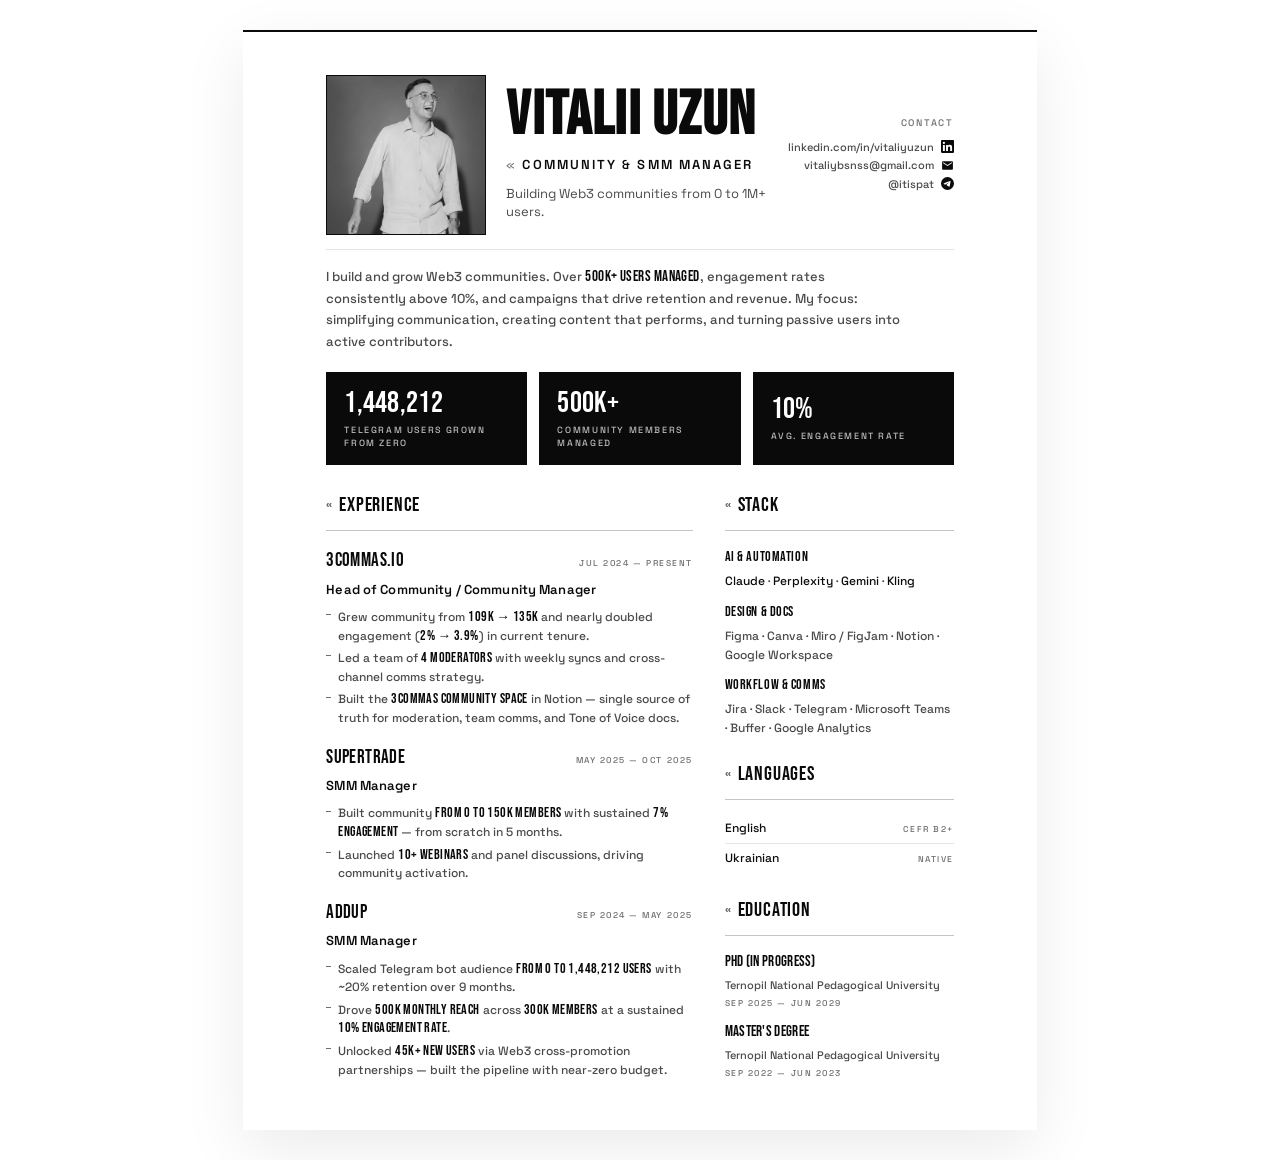
<file: cv.html>
<!DOCTYPE html>
<html lang="en">
<head>
  <meta charset="UTF-8">
  <title>Vitalii Uzun — CV</title>
  <meta name="viewport" content="width=device-width, initial-scale=1">
  <style>
    @font-face {
      font-family: 'Bebas Neue';
      src: url('assets/fonts/BebasNeue-Regular.ttf') format('truetype');
      font-weight: 400;
      font-style: normal;
      font-display: block;
    }

    @font-face {
      font-family: 'Space Grotesk';
      src: url('assets/fonts/SpaceGrotesk.ttf') format('truetype-variations'),
           url('assets/fonts/SpaceGrotesk.ttf') format('truetype');
      font-weight: 100 900;
      font-style: normal;
      font-display: block;
    }

    :root {
      --bg: #fff;
      --text: #0a0a0a;
      --text-sub: #4a4a4a;
      --text-muted: #6e6e6e;
      --border: #e5e5e5;
      --border-mid: #c4c4c4;
      --accent: #0a0a0a;
      --font-display: 'Bebas Neue', 'Impact', sans-serif;
      --font-body: 'Space Grotesk', -apple-system, BlinkMacSystemFont, 'Segoe UI', sans-serif;
      --tracking-label: 0.18em;
    }

    * { box-sizing: border-box; margin: 0; padding: 0; }

    html, body {
      background: var(--bg);
      color: var(--text);
      font-family: var(--font-body);
      font-size: 12px;
      font-weight: 500;
      line-height: 1.65;
      -webkit-font-smoothing: antialiased;
      text-rendering: optimizeLegibility;
    }

    .page {
      width: 210mm;
      margin: 0 auto;
      padding: 12mm 22mm 8mm;
      background: var(--bg);
      position: relative;
    }

    /* Hairline border top like nav on site */
    .page::before {
      content: '';
      position: absolute;
      top: 0;
      left: 0;
      right: 0;
      height: 2px;
      background: var(--text);
    }

    /* ── Header ─────────────────────────── */
    .header {
      display: grid;
      grid-template-columns: auto 1fr auto;
      gap: 20px;
      align-items: center;
      padding-bottom: 14px;
      border-bottom: 1px solid var(--border);
      margin-bottom: 16px;
    }

    .photo {
      width: 160px;
      height: 160px;
      border-radius: 0;
      overflow: hidden;
      border: 1px solid var(--text);
      flex-shrink: 0;
    }

    .photo img {
      width: 100%;
      height: 100%;
      object-fit: cover;
      filter: grayscale(100%);
      display: block;
    }

    .header-id {
      min-width: 0;
    }

    .name {
      font-family: var(--font-display);
      font-size: 62px;
      line-height: 0.88;
      letter-spacing: 0.02em;
    }

    .subtitle {
      font-size: 13px;
      color: var(--text);
      letter-spacing: 0.16em;
      text-transform: uppercase;
      margin-top: 10px;
      font-weight: 600;
      white-space: nowrap;
    }

    .subtitle::before {
      content: '« ';
      color: var(--text-muted);
      font-weight: 400;
    }

    .tagline {
      font-family: var(--font-body);
      font-size: 13px;
      color: var(--text-sub);
      margin-top: 10px;
      line-height: 1.4;
      max-width: 440px;
      font-weight: 400;
    }

    .contact {
      font-size: 11px;
      line-height: 1.5;
    }

    .contact-label {
      font-size: 9.5px;
      color: var(--text-muted);
      letter-spacing: var(--tracking-label);
      text-transform: uppercase;
      margin-bottom: 8px;
      text-align: right;
    }

    .contact-item {
      display: flex;
      align-items: center;
      justify-content: flex-end;
      gap: 7px;
      color: var(--text-sub);
      margin-bottom: 2px;
    }

    .contact-item svg {
      width: 13px;
      height: 13px;
      color: var(--text);
      flex-shrink: 0;
    }

    /* ── Profile + stats ────────────────── */
    .profile {
      font-size: 13px;
      color: var(--text-sub);
      line-height: 1.65;
      margin-bottom: 20px;
      max-width: 92%;
    }

    .stat-row {
      display: grid;
      grid-template-columns: repeat(3, 1fr);
      gap: 12px;
      margin-bottom: 24px;
    }

    .stat {
      background: var(--text);
      color: #fff;
      padding: 16px 18px;
      display: flex;
      flex-direction: column;
      justify-content: center;
      min-height: 76px;
    }

    .stat-num {
      font-family: var(--font-display);
      font-size: 30px;
      line-height: 1;
      letter-spacing: 0.01em;
      color: #fff;
    }

    .stat-label {
      font-size: 9px;
      letter-spacing: var(--tracking-label);
      text-transform: uppercase;
      color: rgba(255, 255, 255, 0.72);
      margin-top: 6px;
      line-height: 1.4;
    }

    /* ── Two-col grid ────────────────────── */
    .grid {
      display: grid;
      grid-template-columns: 1.6fr 1fr;
      gap: 32px;
    }

    .section {
      margin-bottom: 20px;
    }

    .section-label {
      font-family: var(--font-display);
      font-size: 20px;
      font-weight: 400;
      letter-spacing: 0.04em;
      text-transform: uppercase;
      color: var(--text);
      padding-bottom: 8px;
      margin-bottom: 14px;
      border-bottom: 1px solid var(--border-mid);
      display: flex;
      align-items: baseline;
      gap: 6px;
    }

    .section-label::before {
      content: '«';
      color: var(--text-muted);
      font-size: 0.9em;
    }

    /* ── Experience ───────────────────── */
    .job {
      margin-bottom: 14px;
      page-break-inside: avoid;
    }

    .job-head {
      display: flex;
      justify-content: space-between;
      align-items: baseline;
      margin-bottom: 2px;
    }

    .job-company {
      font-family: var(--font-display);
      font-size: 19px;
      letter-spacing: 0.02em;
      color: var(--accent);
    }

    .job-period {
      font-size: 8.5px;
      letter-spacing: var(--tracking-label);
      text-transform: uppercase;
      color: var(--text-muted);
    }

    .job-role {
      font-size: 13px;
      color: var(--text);
      font-weight: 600;
      margin-bottom: 8px;
      letter-spacing: 0.01em;
    }

    .job ul {
      list-style: none;
      padding: 0;
    }

    .job li {
      font-size: 12px;
      color: var(--text-sub);
      margin-bottom: 4px;
      padding-left: 12px;
      position: relative;
      line-height: 1.55;
    }

    .job li::before {
      content: '';
      position: absolute;
      left: 0;
      top: 0.52em;
      width: 5px;
      height: 1px;
      background: var(--text-muted);
    }

    .job li strong,
    .profile strong {
      color: var(--accent);
      font-family: var(--font-display);
      font-weight: 400;
      font-size: 1.14em;
      letter-spacing: 0.03em;
      line-height: 1;
      vertical-align: baseline;
    }

    /* ── Side col blocks ─────────────────── */
    .edu-item { margin-bottom: 10px; }

    .edu-title {
      font-family: var(--font-display);
      font-size: 15px;
      letter-spacing: 0.02em;
    }

    .edu-org {
      font-size: 11px;
      color: var(--text-sub);
      margin-top: 1px;
    }

    .edu-period {
      font-size: 8.5px;
      letter-spacing: var(--tracking-label);
      text-transform: uppercase;
      color: var(--text-muted);
      margin-top: 2px;
    }

    .lang-row {
      display: flex;
      justify-content: space-between;
      align-items: baseline;
      font-size: 12px;
      padding: 5px 0;
      border-bottom: 1px solid var(--border);
    }

    .lang-row:last-child { border-bottom: none; }

    .lang-name { color: var(--text); }

    .lang-level {
      font-size: 8.5px;
      color: var(--text-muted);
      letter-spacing: var(--tracking-label);
      text-transform: uppercase;
    }

    .stack-group { margin-bottom: 9px; }

    .stack-group-label {
      font-family: var(--font-display);
      font-size: 14px;
      font-weight: 400;
      letter-spacing: 0.04em;
      text-transform: uppercase;
      color: var(--text);
      margin-bottom: 4px;
    }

    .stack-items {
      font-size: 12px;
      color: var(--text-sub);
      line-height: 1.55;
    }

    .stack-items span {
      display: inline-block;
      color: var(--text);
    }

    /* ── Footer marquee-like strip ──────── */
    .footer-strip {
      margin-top: 22px;
      padding-top: 10px;
      border-top: 1px solid var(--border);
      font-size: 8px;
      letter-spacing: var(--tracking-label);
      text-transform: uppercase;
      color: var(--text-muted);
      text-align: center;
    }

    .footer-strip span {
      color: var(--text-sub);
      margin: 0 6px;
    }

    /* ── Print ───────────────────────────── */
    @page {
      size: A4;
      margin: 0;
    }

    @media print {
      html, body { background: var(--bg); }
      .page {
        box-shadow: none;
        margin: 0;
        width: 210mm;
        page-break-after: avoid;
        page-break-inside: avoid;
      }
      * {
        -webkit-print-color-adjust: exact;
        print-color-adjust: exact;
      }
    }

    @media screen {
      body {
        padding: 30px 0;
      }
      .page {
        box-shadow: 0 20px 60px rgba(0,0,0,0.08);
      }
    }

    @media print {
      body { padding: 0 !important; margin: 0 !important; }
    }
  </style>
</head>
<body>

  <div class="page">

    <header class="header">
      <div class="photo">
        <img src="assets/photo.jpg" alt="Vitalii Uzun" />
      </div>
      <div class="header-id">
        <h1 class="name">VITALII UZUN</h1>
        <div class="subtitle">Community &amp; SMM Manager</div>
        <p class="tagline">Building Web3 communities from 0 to 1M+ users.</p>
      </div>
      <div class="contact">
        <div class="contact-label">Contact</div>
        <div class="contact-item">
          <span>linkedin.com/in/vitaliyuzun</span>
          <svg viewBox="0 0 24 24" fill="currentColor" aria-hidden="true"><path d="M20.447 20.452h-3.554v-5.569c0-1.328-.027-3.037-1.852-3.037-1.853 0-2.136 1.445-2.136 2.939v5.667H9.351V9h3.414v1.561h.046c.477-.9 1.637-1.85 3.37-1.85 3.601 0 4.267 2.37 4.267 5.455v6.286zM5.337 7.433a2.062 2.062 0 01-2.063-2.065 2.063 2.063 0 112.063 2.065zm1.782 13.019H3.555V9h3.564v11.452zM22.225 0H1.771C.792 0 0 .774 0 1.729v20.542C0 23.227.792 24 1.771 24h20.451C23.2 24 24 23.227 24 22.271V1.729C24 .774 23.2 0 22.222 0h.003z"/></svg>
        </div>
        <div class="contact-item">
          <span>vitaliybsnss@gmail.com</span>
          <svg viewBox="0 0 24 24" fill="currentColor" aria-hidden="true"><path d="M20 4H4c-1.1 0-2 .9-2 2v12c0 1.1.9 2 2 2h16c1.1 0 2-.9 2-2V6c0-1.1-.9-2-2-2zm0 4l-8 5-8-5V6l8 5 8-5v2z"/></svg>
        </div>
        <div class="contact-item">
          <span>@itispat</span>
          <svg viewBox="0 0 24 24" fill="currentColor" aria-hidden="true"><path d="M11.944 0A12 12 0 0 0 0 12a12 12 0 0 0 12 12 12 12 0 0 0 12-12A12 12 0 0 0 12 0a12 12 0 0 0-.056 0zm4.962 7.224c.1-.002.321.023.465.14a.506.506 0 0 1 .171.325c.016.093.036.306.02.472-.18 1.898-.962 6.502-1.36 8.627-.168.9-.499 1.201-.82 1.23-.696.065-1.225-.46-1.9-.902-1.056-.693-1.653-1.124-2.678-1.8-1.185-.78-.417-1.21.258-1.91.177-.184 3.247-2.977 3.307-3.23.007-.032.014-.15-.056-.212s-.174-.041-.249-.024c-.106.024-1.793 1.14-5.061 3.345-.48.33-.913.49-1.302.48-.428-.008-1.252-.241-1.865-.44-.752-.245-1.349-.374-1.297-.789.027-.216.325-.437.893-.663 3.498-1.524 5.83-2.529 6.998-3.014 3.332-1.386 4.025-1.627 4.476-1.635z"/></svg>
        </div>
      </div>
    </header>

    <p class="profile">
      I build and grow Web3 communities. Over <strong>500K+ users managed</strong>,
      engagement rates consistently above 10%, and campaigns that drive retention and revenue.
      My focus: simplifying communication, creating content that performs, and turning passive users
      into active contributors.
    </p>

    <div class="stat-row">
      <div class="stat">
        <div class="stat-num">1,448,212</div>
        <div class="stat-label">Telegram users grown from zero</div>
      </div>
      <div class="stat">
        <div class="stat-num">500K+</div>
        <div class="stat-label">Community members managed</div>
      </div>
      <div class="stat">
        <div class="stat-num">10%</div>
        <div class="stat-label">Avg. engagement rate</div>
      </div>
    </div>

    <div class="grid">

      <!-- LEFT: Experience -->
      <div>
        <section class="section">
          <div class="section-label">Experience</div>

          <div class="job">
            <div class="job-head">
              <div class="job-company">3COMMAS.IO</div>
              <div class="job-period">Jul 2024 — Present</div>
            </div>
            <div class="job-role">Head of Community / Community Manager</div>
            <ul>
              <li>Grew community from <strong>109K → 135K</strong> and nearly doubled engagement (<strong>2% → 3.9%</strong>) in current tenure.</li>
              <li>Led a team of <strong>4 moderators</strong> with weekly syncs and cross-channel comms strategy.</li>
              <li>Built the <strong>3Commas Community Space</strong> in Notion — single source of truth for moderation, team comms, and Tone of Voice docs.</li>
            </ul>
          </div>

          <div class="job">
            <div class="job-head">
              <div class="job-company">SUPERTRADE</div>
              <div class="job-period">May 2025 — Oct 2025</div>
            </div>
            <div class="job-role">SMM Manager</div>
            <ul>
              <li>Built community <strong>from 0 to 150K members</strong> with sustained <strong>7% engagement</strong> — from scratch in 5 months.</li>
              <li>Launched <strong>10+ webinars</strong> and panel discussions, driving community activation.</li>
            </ul>
          </div>

          <div class="job">
            <div class="job-head">
              <div class="job-company">ADDUP</div>
              <div class="job-period">Sep 2024 — May 2025</div>
            </div>
            <div class="job-role">SMM Manager</div>
            <ul>
              <li>Scaled Telegram bot audience <strong>from 0 to 1,448,212 users</strong> with ~20% retention over 9 months.</li>
              <li>Drove <strong>500K monthly reach</strong> across <strong>300K members</strong> at a sustained <strong>10% engagement rate</strong>.</li>
              <li>Unlocked <strong>45K+ new users</strong> via Web3 cross-promotion partnerships — built the pipeline with near-zero budget.</li>
            </ul>
          </div>
        </section>
      </div>

      <!-- RIGHT: Stack / Languages / Education -->
      <div>

        <section class="section">
          <div class="section-label">Stack</div>

          <div class="stack-group">
            <div class="stack-group-label">AI &amp; Automation</div>
            <div class="stack-items">
              <span>Claude</span> · <span>Perplexity</span> · <span>Gemini</span> · <span>Kling</span>
            </div>
          </div>

          <div class="stack-group">
            <div class="stack-group-label">Design &amp; Docs</div>
            <div class="stack-items">
              Figma · Canva · Miro / FigJam · Notion · Google Workspace
            </div>
          </div>

          <div class="stack-group">
            <div class="stack-group-label">Workflow &amp; Comms</div>
            <div class="stack-items">
              Jira · Slack · Telegram · Microsoft Teams · Buffer · Google Analytics
            </div>
          </div>
        </section>

        <section class="section">
          <div class="section-label">Languages</div>
          <div class="lang-row">
            <span class="lang-name">English</span>
            <span class="lang-level">CEFR B2+</span>
          </div>
          <div class="lang-row">
            <span class="lang-name">Ukrainian</span>
            <span class="lang-level">Native</span>
          </div>
        </section>

        <section class="section">
          <div class="section-label">Education</div>

          <div class="edu-item">
            <div class="edu-title">PhD (in progress)</div>
            <div class="edu-org">Ternopil National Pedagogical University</div>
            <div class="edu-period">Sep 2025 — Jun 2029</div>
          </div>

          <div class="edu-item">
            <div class="edu-title">Master's Degree</div>
            <div class="edu-org">Ternopil National Pedagogical University</div>
            <div class="edu-period">Sep 2022 — Jun 2023</div>
          </div>
        </section>

      </div>
    </div>

  </div>

</body>
</html>
</file>
